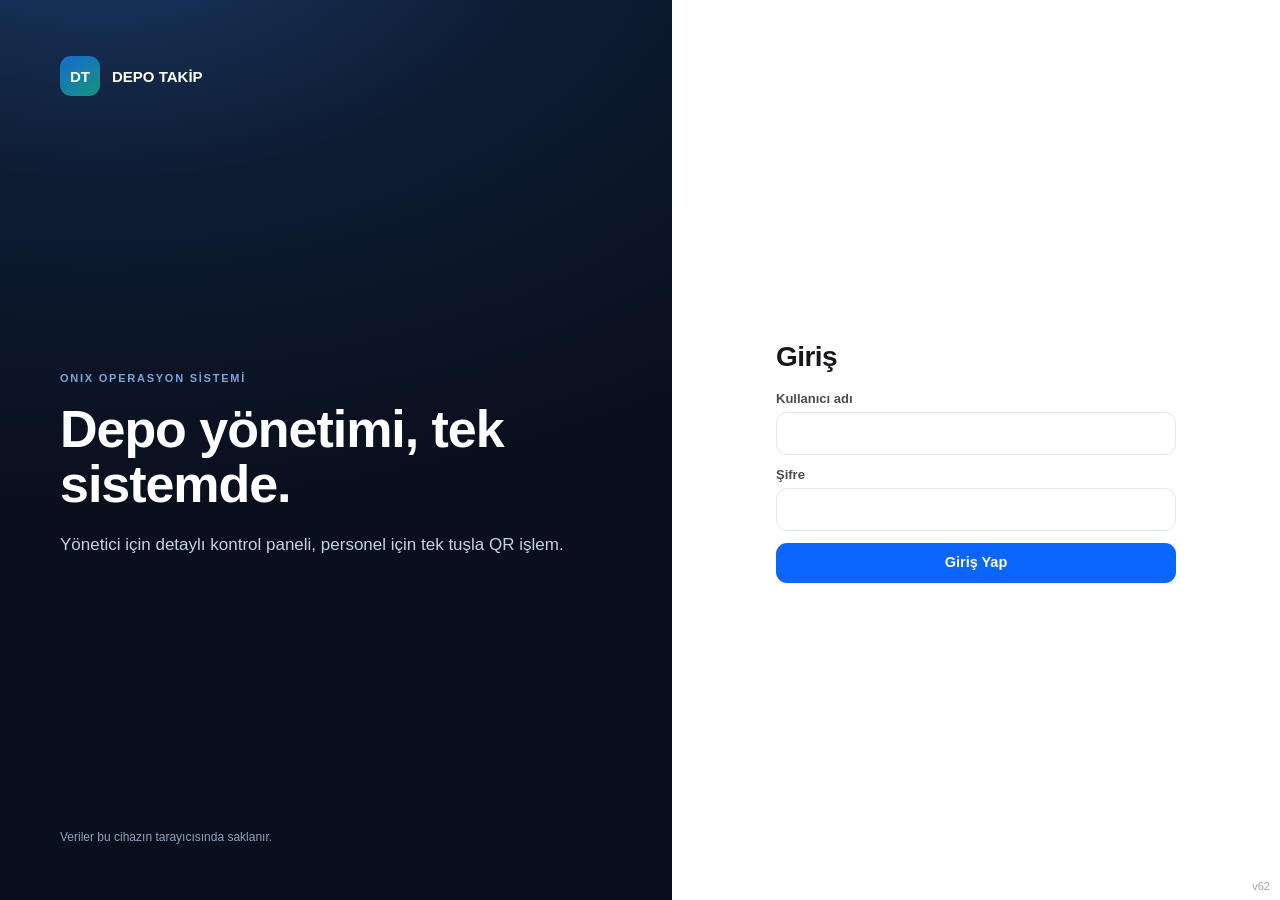
<file: index.html>
﻿<!doctype html>
<html lang="tr">
<head>
  <meta charset="utf-8">
  <meta name="viewport" content="width=device-width,initial-scale=1,maximum-scale=1,user-scalable=no,viewport-fit=cover">
  <meta name="theme-color" content="#0d1526">
  <meta name="apple-mobile-web-app-capable" content="yes">
  <meta name="apple-mobile-web-app-status-bar-style" content="black-translucent">
  <meta name="apple-mobile-web-app-title" content="DEPO TAKİP">
  <title>DEPO TAKİP</title>
  <link rel="preconnect" href="https://yxzctsssyngvevrwdwbg.supabase.co" crossorigin>
  <link rel="manifest" href="./manifest.webmanifest">
  <link rel="icon" href="./icon.svg" type="image/svg+xml">
  <link rel="apple-touch-icon" href="./icon.svg">
  <link rel="stylesheet" href="./app.css?v=62">
  <script defer src="./qrcode.min.js?v=62"></script>
  <script defer src="./jsqr.js?v=62"></script>
  <script defer src="./app.js?v=62"></script>
</head>
<body>
  <section id="loginView" class="login-view">
    <div class="login-brand">
      <div class="brand-lockup"><span class="brand-mark">DT</span><span>DEPO TAKİP</span></div>
      <div class="login-copy">
        <span class="eyebrow">ONIX OPERASYON SİSTEMİ</span>
        <h1>Depo yönetimi, tek sistemde.</h1>
        <p>Yönetici için detaylı kontrol paneli, personel için tek tuşla QR işlem.</p>
      </div>
      <small>Veriler bu cihazın tarayıcısında saklanır.</small>
    </div>
    <div class="login-panel">
      <form id="loginForm" class="login-card">
        <div class="mobile-brand"><span class="brand-mark">DT</span><b>DEPO TAKİP</b></div>
        <h2>Giriş</h2>
        <label class="field"><span>Kullanıcı adı</span><input id="loginUser" autocomplete="username" required></label>
        <label class="field"><span>Şifre</span><input id="loginPass" type="password" autocomplete="current-password" required></label>
        <button class="btn btn-primary btn-block" type="submit">Giriş Yap</button>
      </form>
      <form id="setupForm" class="login-card hidden">
        <div class="mobile-brand"><span class="brand-mark">DT</span><b>DEPO TAKİP</b></div>
        <h2>İlk kurulum</h2>
        <p class="muted">Yönetici hesabınızı oluşturun.</p>
        <label class="field"><span>Ad soyad</span><input id="setupName" required></label>
        <label class="field"><span>Kullanıcı adı</span><input id="setupUser" autocomplete="username" required></label>
        <label class="field"><span>Şifre</span><input id="setupPass" type="password" autocomplete="new-password" minlength="6" required></label>
        <label class="field"><span>Şifre (tekrar)</span><input id="setupPass2" type="password" autocomplete="new-password" minlength="6" required></label>
        <button class="btn btn-primary btn-block" type="submit">Yönetici Hesabını Oluştur</button>
        <button type="button" id="setupRestoreBtn" class="login-reset">Başka cihazda hesabınız var mı? Yedek dosyasından kurun</button>
        <input id="setupRestoreInput" type="file" accept="application/json" class="hidden">
      </form>
    </div>
  </section>

  <!-- PERSONEL: sadece QR -->
  <div id="staffView" class="staff-shell hidden">
    <header class="staff-bar">
      <div class="brand-lockup"><span class="brand-mark">DT</span><b>DEPO TAKİP</b></div>
      <div class="staff-user"><span class="cloud-chip">●</span><span id="staffName"></span><button id="staffLogoutBtn" class="btn btn-outline">Çıkış</button></div>
    </header>
    <main class="staff-main">
      <h1 id="staffHello">Merhaba</h1>
      <p class="staff-sub">Yapacağınız işlemi seçin, malzemenin QR etiketini okutun.</p>
      <div class="staff-actions">
        <button id="staffScanIn" class="staff-btn in"><span>⬇</span><b>GİRİŞ</b><small>Depoya mal girişi</small></button>
        <button id="staffScanOut" class="staff-btn out"><span>⬆</span><b>ÇIKIŞ</b><small>Depodan mal çıkışı</small></button>
      </div>
      <div id="staffLast" class="staff-last hidden"></div>
    </main>
  </div>

  <!-- YÖNETİCİ: detaylı panel -->
  <div id="appView" class="admin-shell hidden">
    <aside id="sidebar" class="sidebar">
      <div class="sidebar-brand"><span class="brand-mark">DT</span><div><b>DEPO TAKİP</b><small>YÖNETİM PANELİ</small></div></div>
      <nav class="side-nav">
        <button data-page="dashboard" class="active"><span>◧</span>Ana Sayfa</button>
        <button data-page="movements"><span>⇄</span>Hareketler</button>
        <button data-page="stocks"><span>▦</span>Stok</button>
        <button data-page="muhasebe"><span>₺</span>Muhasebe</button>
        <button data-page="reports" data-admin-only><span>▤</span>Raporlar</button>
        <button data-page="products" data-admin-only><span>◇</span>Ürünler</button>
        <button data-page="users" data-admin-only><span>♟</span>Kullanıcılar</button>
        <button data-page="settings" data-admin-only><span>⚙</span>Ayarlar</button>
      </nav>
      <div class="sidebar-footer"><div class="avatar" id="avatar">A</div><div class="profile-text"><b id="currentName"></b><small id="currentRole"></small></div><button id="logoutBtn" class="icon-btn dark" title="Çıkış">⎋</button></div>
    </aside>
    <div id="sidebarOverlay" class="overlay hidden"></div>

    <div class="admin-main">
      <header class="topbar">
        <div class="topbar-left"><button id="menuBtn" class="icon-btn mobile-only">☰</button><h2 id="pageTitle">Ana Sayfa</h2></div>
        <div class="topbar-actions">
          <span class="cloud-chip">●</span>
          <button id="scanTopBtn" class="btn btn-primary">▣ QR Okut</button>
          <button id="notifBtn" class="icon-btn badge-btn" aria-label="Bildirimler">🔔<span id="notifCount" class="hidden">0</span></button>
        </div>
      </header>

      <div id="notifPanel" class="notif-panel hidden">
        <div class="notif-head"><b>Bildirimler</b><button id="markReadBtn" class="mini-btn">Tümünü okundu say</button></div>
        <div id="notifList" class="notif-list"></div>
      </div>

      <nav id="mobileTabs" class="mobile-tabs">
        <button data-page="dashboard" class="active"><span>◧</span>Ana Sayfa</button>
        <button data-page="movements"><span>⇄</span>Hareket</button>
        <button data-page="stocks"><span>▦</span>Stok</button>
        <button data-page="muhasebe"><span>₺</span>Muhasebe</button>
        <button type="button" id="tabMenuBtn"><span>☰</span>Menü</button>
      </nav>

      <main class="admin-content">
        <section id="dashboard" class="page active">
          <div class="metric-grid">
            <article class="metric-card"><small>Ostim Depo</small><strong id="mOstim">0</strong><span>ürün çeşidi</span><div class="depot-extra"><span class="depot-crit" id="mOstimCrit">0 kritik</span><span class="depot-value" id="mOstimValue" data-admin-only>₺0</span></div></article>
            <article class="metric-card"><small>Yenikent Depo</small><strong id="mYenikent">0</strong><span>ürün çeşidi</span><div class="depot-extra"><span class="depot-crit" id="mYenikentCrit">0 kritik</span><span class="depot-value" id="mYenikentValue" data-admin-only>₺0</span></div></article>
            <article class="metric-card"><small>Ofis Depo</small><strong id="mOfis">0</strong><span>ürün çeşidi</span><div class="depot-extra"><span class="depot-crit" id="mOfisCrit">0 kritik</span><span class="depot-value" id="mOfisValue" data-admin-only>₺0</span></div></article>
            <article class="metric-card warn"><small>Kritik Ürün</small><strong id="mCritical">0</strong><span>minimum altında</span></article>
            <article class="metric-card"><small>Bugünkü İşlem</small><strong id="mToday">0</strong><span>giriş / çıkış</span></article>
            <article class="metric-card link" id="mBillingCard"><small>Muhasebe</small><strong id="mBilling">0</strong><span>bekleyen + askıda</span></article>
          </div>
          <div class="dash-grid">
            <article class="panel">
              <div class="panel-head"><div><h3>Son Hareketler</h3><p>Kim, hangi malzemeyi, saat kaçta</p></div><button class="text-btn" data-page="movements">Tümü ›</button></div>
              <div class="table-wrap"><table><thead><tr><th>Saat</th><th>Personel</th><th>İşlem</th><th>Malzeme</th><th>Miktar</th><th>Nereye</th></tr></thead><tbody id="dashMovements"></tbody></table></div>
              <div id="dashMovementsEmpty" class="empty hidden">Henüz hareket yok.</div>
            </article>
            <div class="dash-side">
              <article class="panel">
                <div class="panel-head"><div><h3>Kritik Stok</h3><p>Minimum seviyenin altında</p></div></div>
                <div id="dashCritical" class="critical-list"></div>
              </article>
              <article class="panel">
                <div class="panel-head"><div><h3>Depo Dağılımı</h3><p>Ürün çeşidi dağılımı</p></div></div>
                <div id="dashBars" class="bar-list"></div>
              </article>
            </div>
          </div>
        </section>

        <section id="movements" class="page">
          <div class="filter-bar"><label class="search-box">⌕<input id="movementSearch" placeholder="Malzeme, personel veya hedef ara"></label><select id="movementType"><option value="all">Tüm işlemler</option><option>Giriş</option><option>Makine Çıkışı</option><option>Vinç Çıkışı</option><option>Satış</option><option>Transfer</option><option>İptal</option></select><button id="movementCsvBtn" class="btn btn-outline">CSV İndir</button></div>
          <article class="panel no-pad">
            <div class="table-wrap"><table><thead><tr><th>Tarih · Saat</th><th>Personel</th><th>İşlem</th><th>Malzeme</th><th>Miktar</th><th>Nereden</th><th>Nereye</th><th></th></tr></thead><tbody id="movementRows"></tbody></table></div>
            <div id="movementEmpty" class="empty hidden">Kayıt bulunamadı.</div>
          </article>
        </section>

        <section id="stocks" class="page">
          <div class="filter-bar"><label class="search-box">⌕<input id="stockSearch" placeholder="Ürün adı veya kod ara"></label><button id="sayimBtn" class="btn btn-outline" data-admin-only>▣ Stok Sayımı</button><button id="bulkOutBtn" class="btn btn-outline" data-admin-only>📋 Toplu Çıkış</button><button id="stockCsvBtn" class="btn btn-outline">CSV İndir</button></div>
          <article class="panel no-pad">
            <div class="table-wrap"><table><thead><tr><th>Malzeme</th><th>Kod</th><th>Ostim</th><th>Yenikent</th><th>Ofis</th><th>Toplam</th><th>Durum</th><th></th></tr></thead><tbody id="stockRows"></tbody></table></div>
            <div id="stockEmpty" class="empty hidden">Ürün bulunamadı.</div>
          </article>
        </section>

        <section id="muhasebe" class="page">
          <div class="filter-bar"><label class="search-box">⌕<input id="billSearch" placeholder="Malzeme, müşteri veya personel ara"></label><select id="billFilter"><option value="all">Tüm kayıtlar</option><option value="pending">Bekleyen</option><option value="askida">Askıda</option><option value="done">Tamamlanan</option></select><button id="billCsvBtn" class="btn btn-outline">CSV İndir</button></div>
          <div id="billSummary" class="bill-summary"></div>
          <article class="panel no-pad">
            <div class="table-wrap"><table><thead><tr><th>Tarih · Saat</th><th>Malzeme</th><th>Miktar</th><th>Nereye</th><th>Personel</th><th>Birim ₺</th><th>Net ₺</th><th>KDV ₺</th><th>Toplam ₺</th><th>Fatura</th><th>Ödeme</th><th>Durum</th><th></th></tr></thead><tbody id="billRows"></tbody></table></div>
            <div id="billEmpty" class="empty hidden">Kayıt yok. Depodan çıkış yapılan ürünler burada listelenir.</div>
          </article>
        </section>

        <section id="reports" class="page">
          <div class="filter-bar">
            <select id="reportPeriod"><option value="today">Bugün</option><option value="week">Bu Hafta</option><option value="month" selected>Bu Ay</option><option value="all">Tüm Zamanlar</option></select>
            <button id="reportCsvBtn" class="btn btn-outline">⬇ Excel (CSV)</button>
            <button id="reportPdfBtn" class="btn btn-outline">🖨 PDF / Yazdır</button>
          </div>
          <div id="reportContent" class="report-grid"></div>
        </section>

        <section id="products" class="page">
          <div class="filter-bar"><label class="search-box">⌕<input id="productAdminSearch" placeholder="Ürün ara"></label><button id="printAllQrBtn" class="btn btn-outline">🖨 44'lü Etiket Bas</button><button id="addProductBtn" class="btn btn-primary">＋ Yeni Ürün</button></div>
          <article class="panel no-pad">
            <div class="table-wrap"><table><thead><tr><th>Ürün</th><th>Kod</th><th>Kategori</th><th>Birim</th><th>Min.</th><th>Durum</th><th></th></tr></thead><tbody id="productRows"></tbody></table></div>
            <div id="productEmpty" class="empty hidden">Henüz ürün yok. "＋ Yeni Ürün" ile başlayın.</div>
          </article>
        </section>

        <section id="users" class="page">
          <div class="filter-bar"><label class="search-box">⌕<input id="userSearch" placeholder="Kullanıcı ara"></label><button id="addUserBtn" class="btn btn-primary">＋ Yeni Kullanıcı</button></div>
          <article class="panel no-pad">
            <div class="table-wrap"><table><thead><tr><th>Kullanıcı</th><th>Görev</th><th>Rol</th><th>Durum</th><th></th></tr></thead><tbody id="userRows"></tbody></table></div>
          </article>
        </section>

        <section id="settings" class="page">
          <div class="settings-stack">
            <article class="panel setting-row"><div><h3>Tam Yedek Al</h3><p>Tüm verileri dosya olarak indir. Başka cihaza taşımak için de kullanılır.</p></div><button id="backupBtn" class="btn btn-primary">İndir</button></article>
            <article class="panel setting-row"><div><h3>Yedek Geri Yükle</h3><p>Yedek dosyasını bu cihaza yükle.</p></div><input id="restoreInput" type="file" accept="application/json" class="hidden"><button id="restoreBtn" class="btn btn-outline">Dosya Seç</button></article>
            <article class="panel setting-row"><div><h3>Excel Raporları</h3><p>Stok ve hareket listesini CSV olarak indir.</p></div><div class="button-stack"><button id="settingsStockCsv" class="btn btn-outline">Stok</button><button id="settingsMovementCsv" class="btn btn-outline">Hareket</button></div></article>
            <article class="panel setting-row"><div><h3>Etiket Hizalama (44'lü kağıt)</h3><p>Çıktı, etiket kağıdının bölmelerine tam oturmuyorsa mm cinsinden kaydırın (+ sağa/aşağı, − sola/yukarı). Önce "Test Sayfası" ile boş kağıda çerçeve basıp etiket kağıdının üzerine tutarak kontrol edin.</p></div><div class="align-stack"><label class="off-field">Yatay <input id="offX" type="number" step="0.5" value="0"><span>mm</span></label><label class="off-field">Dikey <input id="offY" type="number" step="0.5" value="0"><span>mm</span></label><button id="testSheetBtn" class="btn btn-outline">Test Sayfası Bas</button></div></article>
            <article class="panel setting-row" data-admin-only>
              <div style="width:100%"><h3>Son Silinen Veriler</h3><p>Bir sıfırlama yapıldığında silinen veriler otomatik olarak burada saklanır ve yeni bir sıfırlama yapılana kadar durur. "Geri Yükle" ile eski verileri geri getirebilirsiniz.</p>
              <div id="snapshotList" class="snapshot-list"></div></div>
            </article>
            <article class="panel danger-zone reset-panel" data-super-only>
              <div class="panel-head"><div><h3>Sıfırlama Formatları (Sistem Yöneticisi)</h3><p>Bu işlemler TÜM cihazları etkiler ve geri alınamaz. Öncesinde "Tam Yedek Al" önerilir.</p></div></div>
              <div class="reset-grid">
                <div class="reset-row"><div><b>Hareket &amp; Muhasebe Sıfırla</b><small>Tüm hareket ve muhasebe kayıtları silinir. Ürünler, stok miktarları ve kullanıcılar aynen kalır — yeni döneme temiz başlangıç.</small></div><button id="resetMovementsBtn" class="btn btn-danger">Sıfırla</button></div>
                <div class="reset-row"><div><b>Stok Miktarlarını Sıfırla</b><small>Ürün kartları ve etiketler kalır, tüm depo miktarları 0 yapılır. Sayım öncesi kullanışlıdır.</small></div><button id="resetStocksBtn" class="btn btn-danger">Sıfırla</button></div>
                <div class="reset-row"><div><b>Fabrika Formatı</b><small>Her şey silinir: ürünler, kullanıcılar, hareketler, muhasebe. Sistem ilk güne döner, sadece yönetici hesabı kalır.</small></div><button id="resetBtn" class="btn btn-danger">Formatla</button></div>
              </div>
            </article>
          </div>
        </section>
      </main>
    </div>
  </div>

  <div id="productModal" class="modal hidden"><div class="modal-card modal-lg"><div class="modal-head"><div><h3 id="productModalTitle">Yeni Ürün</h3></div><button class="icon-btn" data-close-modal="productModal">✕</button></div><form id="productForm"><input id="productId" type="hidden">
  <div class="img-pick"><div id="productImgBox" class="img-box">📷</div><div class="img-btns"><button type="button" id="pickImgBtn" class="mini-btn">Fotoğraf Seç / Çek</button><button type="button" id="removeImgBtn" class="mini-btn danger hidden">Görseli Kaldır</button></div><input id="productImgInput" type="file" accept="image/*" class="hidden"></div>
  <div class="form-grid">
    <label class="field"><span>Ürün adı</span><input id="productName" required></label><label class="field"><span>Ürün kodu</span><input id="productCode" required></label><label class="field"><span>Kategori</span><input id="productCategory" placeholder="Sondaj, hidrolik..."></label><label class="field"><span>Birim</span><select id="productUnit"><option>Adet</option><option>Metre</option><option>Litre</option><option>Kg</option><option>Takım</option><option>Kutu</option></select></label><label class="field"><span>Ostim stok</span><input id="productOstim" type="number" min="0" step="0.01" value="0"></label><label class="field"><span>Yenikent stok</span><input id="productYenikent" type="number" min="0" step="0.01" value="0"></label><label class="field"><span>Ofis stok</span><input id="productOfis" type="number" min="0" step="0.01" value="0"></label><label class="field"><span>Minimum stok uyarısı</span><input id="productMin" type="number" min="0" step="0.01" value="0"></label><label class="field"><span>Birim fiyat (₺, stok değeri için)</span><input id="productPrice" type="number" min="0" step="0.01" value="0"></label><label class="field"><span>Durum</span><select id="productActive"><option value="true">Aktif</option><option value="false">Pasif</option></select></label>
  </div><div class="form-actions"><button type="button" class="btn btn-outline" data-close-modal="productModal">Vazgeç</button><button type="submit" class="btn btn-primary">Kaydet</button></div></form></div></div>

  <div id="userModal" class="modal hidden"><div class="modal-card modal-lg"><div class="modal-head"><div><h3 id="userModalTitle">Yeni Kullanıcı</h3></div><button class="icon-btn" data-close-modal="userModal">✕</button></div><form id="userForm"><input id="userId" type="hidden"><div class="form-grid">
    <label class="field"><span>Ad soyad</span><input id="userNameField" required></label><label class="field"><span>Kullanıcı adı</span><input id="usernameField" required autocomplete="off"></label><label class="field"><span>Şifre</span><input id="passwordField" required autocomplete="new-password"></label><label class="field"><span>Rol</span><select id="roleField"><option value="depot">Personel (sadece QR ekranı)</option><option value="accounting">Muhasebe (fatura &amp; tahsilat)</option><option value="admin">Yönetici (tüm panel)</option></select></label><label class="field"><span>Görev</span><input id="jobField" placeholder="Ostim depo sorumlusu"></label><label class="field"><span>Durum</span><select id="userActiveField"><option value="true">Aktif</option><option value="false">Pasif</option></select></label>
  </div><div class="form-actions"><button type="button" class="btn btn-outline" data-close-modal="userModal">Vazgeç</button><button type="submit" class="btn btn-primary">Kaydet</button></div></form></div></div>

  <div id="billingModal" class="modal hidden"><div class="modal-card modal-lg">
    <div class="modal-head"><div><h3>Muhasebe Kaydı</h3><p id="billProductInfo"></p></div><button class="icon-btn" data-close-modal="billingModal">✕</button></div>
    <div id="billMeta" class="bill-meta"></div>
    <label class="field"><span>Müşteri / Nereye</span><input id="billTarget" autocomplete="off" placeholder="Müşteri adı"></label>
    <div id="billLines" class="bill-lines"></div>
    <div class="bill-total">Ara toplam: <b id="billSubTxt">—</b></div>
    <div class="bill-discount"><span>İndirim</span><input id="billDiscount" type="number" min="0" step="0.01" placeholder="0" inputmode="decimal"><div class="seg mini"><button type="button" id="discTL" class="active">₺</button><button type="button" id="discPct">%</button></div><b id="billDiscTxt" class="disc-amt">—</b></div>
    <div class="bill-discount" id="billVatRow"><span>KDV</span><input id="billVat" type="number" min="0" max="100" step="1" value="20" inputmode="numeric"><span class="vat-pct">%</span><b id="billVatTxt" class="disc-amt">—</b></div>
    <div class="bill-total grand">Genel toplam: <b id="billTotalTxt">—</b></div>
    <div class="seg-group"><span>Fatura</span><div class="seg"><button type="button" id="segInvYes">Kesildi</button><button type="button" id="segInvNo">Kesilmedi</button></div></div>
    <div class="seg-group"><span>Ödeme</span><div class="seg"><button type="button" id="segPaidYes">Alındı</button><button type="button" id="segPaidNo">Alınmadı · askıya al</button></div></div>
    <label class="field"><span>Not (isteğe bağlı)</span><input id="billNote" placeholder="Elden nakit, havale, vadeli..." autocomplete="off"></label>
    <div class="form-actions"><button type="button" class="btn btn-outline" data-close-modal="billingModal">Vazgeç</button><button type="button" id="billSaveBtn" class="btn btn-primary">Kaydet</button></div>
  </div></div>

  <div id="ekstreModal" class="modal hidden"><div class="modal-card modal-lg">
    <div class="modal-head"><div><h3>Ürün Ekstresi</h3><p id="ekstreProductInfo"></p></div><button class="icon-btn" data-close-modal="ekstreModal">✕</button></div>
    <div id="ekstreSummary" class="ekstre-summary"></div>
    <div class="table-wrap ekstre-wrap"><table><thead><tr><th>Tarih · Saat</th><th>İşlem</th><th>Miktar</th><th>Nereden → Nereye</th><th>Personel</th></tr></thead><tbody id="ekstreRows"></tbody></table></div>
    <div id="ekstreEmpty" class="empty hidden">Bu ürün için henüz hareket kaydı yok.</div>
  </div></div>

  <div id="mixQrModal" class="modal hidden"><div class="modal-card modal-lg">
    <div class="modal-head"><div><h3>44'lü Etiket Bas</h3><p>Yazdırılacak ürünleri seçin, her biri için etiket adedini girin. 44'lü A4 etiket kağıdına göre dizilir.</p></div><button class="icon-btn" data-close-modal="mixQrModal">✕</button></div>
    <div class="mix-toolbar">
      <label class="search-box">⌕<input id="mixSearch" placeholder="Ürün ara"></label>
      <label class="mix-stock"><input id="mixUseStock" type="checkbox" checked> Stok adedince</label>
      <label class="mix-default" id="mixDefaultWrap" style="display:none">Varsayılan adet <input id="mixDefaultQty" type="number" min="1" max="440" value="1"></label>
      <button type="button" id="mixSelectAll" class="mini-btn">Tümünü Seç</button>
    </div>
    <div id="mixList" class="mix-list"></div>
    <div class="form-actions mix-actions">
      <span id="mixSummary" class="mix-summary">0 ürün · 0 etiket</span>
      <span class="mix-note">Aynı ürünler peş peşe, yukarıdan aşağıya sıralanır</span>
      <button type="button" class="btn btn-outline" data-close-modal="mixQrModal">Vazgeç</button>
      <button type="button" id="mixPrintBtn" class="btn btn-primary">Yazdır</button>
    </div>
  </div></div>

  <div id="sayimModal" class="modal hidden"><div class="modal-card modal-lg">
    <div class="modal-head"><div><h3>Stok Sayımı</h3><p id="sayimDesc">Depo seçin, rafınızdaki her ürünün etiketini tek tek okutun. Bitirince sistemle karşılaştırılır.</p></div><button class="icon-btn" data-close-modal="sayimModal">✕</button></div>
    <div id="sayimSetup">
      <label class="field"><span>Sayılacak depo</span><select id="sayimDepot"><option>Ostim Depo</option><option>Yenikent Depo</option><option>Ofis Depo</option><option value="both">Tüm depolar (toplam)</option></select></label>
      <p class="muted">Her fiziksel ürün için etiketi bir kez okutun — aynı üründen 5 tane varsa 5 kez. Okumalar arasında kısa bekleme vardır, "cık" diye saydıkça ekranda görürsünüz. Sayım bitmeden sayfayı yenilemeyin.</p>
      <div class="form-actions"><button type="button" class="btn btn-outline" data-close-modal="sayimModal">Vazgeç</button><button type="button" id="sayimStartBtn" class="btn btn-primary">▶ Sayımı Başlat</button></div>
    </div>
    <div id="sayimReport" class="hidden">
      <div id="sayimSummary" class="sayim-summary"></div>
      <div class="table-wrap sayim-table"><table><thead><tr><th>Malzeme</th><th class="num">Sistem</th><th class="num">Sayılan</th><th class="num">Fark</th><th>Durum</th></tr></thead><tbody id="sayimRows"></tbody></table></div>
      <div id="sayimUnknown" class="alert alert-warning hidden"></div>
      <div class="form-actions"><button type="button" id="sayimResumeBtn" class="btn btn-outline">‹ Sayıma Devam</button><button type="button" id="sayimCsvBtn" class="btn btn-outline">CSV İndir</button><button type="button" id="sayimApplyBtn" class="btn btn-primary">✎ Farkları Stoğa Uygula</button><button type="button" id="sayimCloseBtn" class="btn btn-outline">Kapat</button></div>
    </div>
  </div></div>

  <div id="qrModal" class="modal hidden"><div class="modal-card qr-card"><div class="modal-head"><div><h3>QR Ürün Etiketi</h3><p id="qrProductName"></p></div><button class="icon-btn" data-close-modal="qrModal">✕</button></div><div id="qrCode"></div><b id="qrLabelName" class="qr-label-name"></b><code id="qrCodeText"></code><button id="printQrBtn" class="btn btn-primary btn-block">Bu Etiketi Yazdır</button></div></div>

  <div id="bulkModal" class="modal hidden"><div class="modal-card modal-lg">
    <div class="modal-head"><div><h3>Toplu Çıkış</h3><p>Ürün listesini yapıştırın — her satır 1 adettir, aynı satırı tekrar yazmak adedi artırır. Marka adları sorun olmaz, sistem eşleştirir.</p></div><button class="icon-btn" data-close-modal="bulkModal">✕</button></div>
    <textarea id="bulkText" class="bulk-text" rows="7" placeholder="CAPRARI MCH43-8&#10;İMPO SK 10 HP&#10;PAN 4041-4/18&#10;PAN 4041-4/18"></textarea>
    <div class="form-grid">
      <label class="field"><span>Hangi depodan?</span><select id="bulkDepot"><option>Ostim Depo</option><option>Yenikent Depo</option><option>Ofis Depo</option></select></label>
      <label class="field"><span>Nereye gidiyor?</span><select id="bulkTarget"><option value="sayim">Sayım Düzeltme (stok düşümü)</option><option value="customer">Müşteriye Satış</option><option>Sondaj Makinesi 1</option><option>Sondaj Makinesi 2</option><option>Sondaj Makinesi 3</option><option>Vinç 1</option></select></label>
      <label class="field" id="bulkCustomerField"><span>Müşteri adı</span><input id="bulkCustomer" placeholder="Müşteri adı girin" autocomplete="off"></label>
      <label class="field"><span>Açıklama (nereye/neden)</span><input id="bulkNote" placeholder="Örn: Ahmet Bey şantiyesi" autocomplete="off"></label>
    </div>
    <div id="bulkPreview" class="bulk-preview"></div>
    <div class="form-actions"><button type="button" class="btn btn-outline" data-close-modal="bulkModal">Vazgeç</button><button type="button" id="bulkSaveBtn" class="btn btn-primary" disabled>Çıkışları Kaydet</button></div>
  </div></div>

  <div id="scanModal" class="modal hidden"><div class="modal-card scan-card">
    <div class="modal-head"><div><h3>QR ile İşlem</h3><p id="scanModalDesc">Ne yapacaksınız?</p></div><button class="icon-btn" data-close-modal="scanModal">✕</button></div>
    <div id="scanModeStep" class="scan-mode-step">
      <button type="button" id="scanModeIn" class="scan-mode-btn in"><span>⬇</span><b>GİRİŞ</b><small>Depoya mal girişi</small></button>
      <button type="button" id="scanModeOut" class="scan-mode-btn out"><span>⬆</span><b>ÇIKIŞ</b><small>Depodan mal çıkışı</small></button>
      <button type="button" id="scanModeTransfer" class="scan-mode-btn transfer"><span>⇄</span><b>TRANSFER</b><small>Depolar arası taşıma</small></button>
    </div>
    <div id="scanStage" class="scan-stage hidden">
      <video id="scanVideo" playsinline muted></video>
      <div class="scan-frame"><span></span></div>
      <button type="button" id="zoomBtn" class="torch-btn zoom-btn hidden" title="Yakınlaştır">1x</button>
      <button type="button" id="torchBtn" class="torch-btn" title="Fener">💡</button>
    </div>
    <div id="scanStatus" class="scan-status hidden">Kamera başlatılıyor…</div>
    <div id="sayimBar" class="sayim-bar hidden"><b id="sayimTotal">0</b><span id="sayimLastTxt">Etiketleri art arda okutun</span><button type="button" id="sayimFinishBtn" class="btn btn-primary">✓ Bitir</button></div>
    <div id="sayimConfirm" class="sayim-confirm hidden">
      <b id="sayimConfirmTxt">Ürün</b>
      <div class="sayim-confirm-btns"><button type="button" id="sayimYes" class="btn btn-primary">✓ EVET, SAY</button><button type="button" id="sayimNo" class="btn btn-outline">✗ HAYIR</button></div>
    </div>
    <button type="button" id="manualPickBtn" class="btn btn-outline btn-block hidden">Kod okunmuyor mu? Listeden seçin</button>
    <button type="button" id="scanBackBtn" class="scan-back hidden">‹ Giriş/Çıkış seçimine dön</button>
    <div id="scanPickStep" class="scan-pick hidden">
      <label class="search-box">⌕<input id="pickSearch" placeholder="Ürün adı veya kod yazın"></label>
      <div id="pickList" class="pick-list"></div>
      <button type="button" id="pickBackBtn" class="scan-back">‹ Kameraya dön</button>
    </div>
    <div id="scanResult" class="scan-result hidden">
      <div class="scan-product"><div class="product-avatar" id="scanAvatar">Ü</div><div><b id="scanProductName"></b><small id="scanProductMeta"></small></div><span id="scanModeBadge" class="stock-pill pill-ok">GİRİŞ</span></div>
      <div class="scan-stocks"><span>Ostim: <b id="scanOstim">0</b></span><span>Yenikent: <b id="scanYenikent">0</b></span><span>Ofis: <b id="scanOfis">0</b></span><span>Toplam: <b id="scanTotal">0</b></span></div>
      <form id="quickForm">
        <label class="field"><span id="quickDepotLabel">Depo</span><select id="quickDepot"><option>Ostim Depo</option><option>Yenikent Depo</option><option>Ofis Depo</option></select></label><label class="field hidden" id="quickTransferField"><span>Hangi depoya aktarılacak?</span><select id="quickTransferTo"></select></label>
        <label class="field hidden" id="quickTargetField"><span>Nereye gidiyor?</span><select id="quickTarget"><option value="customer">Müşteriye Satış</option><option>Sondaj Makinesi 1</option><option>Sondaj Makinesi 2</option><option>Sondaj Makinesi 3</option><option>Vinç 1</option></select></label>
        <label class="field hidden" id="quickCustomerField"><span>Müşteri adı</span><input id="quickCustomer" placeholder="Müşteri adı girin" autocomplete="off"></label>
        <label class="field hidden" id="quickNoteField"><span>Nereye gidiyor? / Açıklama <b style="color:#c22b2b">(zorunlu)</b></span><input id="quickNote" placeholder="Örn: Ankara şantiyesi, kule montajı için" autocomplete="off"></label>
        <label class="field hidden" id="quickReasonField"><span>İstisnai çıkış nedeni <b style="color:#c22b2b">(zorunlu)</b></span><input id="quickReason" placeholder="Örn: Acil şantiye ihtiyacı, sayım farkı düzeltilecek" autocomplete="off"></label>
        <label class="field"><span>Miktar</span><input id="quickQty" type="number" min="0.01" step="0.01" value="1" required></label>
        <div id="quickWarning" class="alert alert-warning hidden"></div>
        <button type="submit" id="quickSubmit" class="btn btn-primary btn-block">Kaydet</button>
      </form>
      <button type="button" id="rescanBtn" class="btn btn-outline btn-block">↻ Başka Ürün Tara</button>
    </div>
  </div></div>

  <div id="labelSheet" class="label-sheet" aria-hidden="true"></div>
  <div id="modalOverlay" class="overlay hidden"></div><div id="toast" class="toast hidden"></div>
  <div id="versionTag" class="version-tag" title="Sistem sürümü"></div>
</body>
</html>
</file>
<file: app.css>
/* DEPO TAKİP — yönetim paneli + personel ekranı */
:root{
  --bg:#f4f5f8;
  --card:#ffffff;
  --text:#17181c;
  --muted:#83868f;
  --line:#e5e6ea;
  --accent:#0a66ff;
  --accent-press:#0653d3;
  --ok-bg:#e5f6ec;--ok-tx:#137a49;
  --low-bg:#fdf3de;--low-tx:#8f5f00;
  --bad-bg:#fdeaea;--bad-tx:#c22b2b;
  --nav:#0d1526;--nav2:#131e35;
  --r:14px;
  --shadow:0 1px 2px rgba(16,24,40,.05);
  --shadow-hover:0 8px 24px rgba(16,24,40,.10);
}
*{box-sizing:border-box}
html{scroll-behavior:smooth;-webkit-tap-highlight-color:transparent}
button,a{touch-action:manipulation}
body{margin:0;font-family:-apple-system,BlinkMacSystemFont,"SF Pro Text","Segoe UI",Inter,Roboto,Arial,sans-serif;background:var(--bg);color:var(--text);-webkit-font-smoothing:antialiased}
button,input,select,textarea{font:inherit;color:inherit}
button{cursor:pointer}
h1,h2,h3{letter-spacing:-.02em}
.hidden{display:none!important}
.muted{color:var(--muted)}
.eyebrow{font-size:11px;letter-spacing:.16em;font-weight:700;color:#7aa5d8;text-transform:uppercase}
.brand-mark{width:40px;height:40px;border-radius:11px;display:grid;place-items:center;color:#fff;font-weight:700;background:linear-gradient(145deg,#1769d2,#12967c);flex:0 0 auto}

/* ---- Giriş ---- */
.login-view{min-height:100vh;display:grid;grid-template-columns:1.05fr .95fr;background:var(--card)}
.login-brand{padding:56px 60px;background:radial-gradient(1000px 600px at 15% -10%,#1b3a66 0,#0e1c33 45%,#090f1d 100%);color:#fff;display:flex;flex-direction:column;justify-content:space-between}
.login-brand small{color:#8fa2bd;font-size:12px}
.brand-lockup{display:flex;align-items:center;gap:12px;font-weight:700;font-size:15px}
.login-copy{max-width:640px}
.login-copy h1{font-size:clamp(34px,4.4vw,52px);line-height:1.06;margin:16px 0 18px;font-weight:700}
.login-copy p{font-size:17px;color:#c4d2e4;line-height:1.6;margin:0}
.login-panel{display:grid;place-items:center;padding:40px 28px}
.login-card{width:min(400px,100%)}
.login-card h2{font-size:28px;margin:24px 0 18px;font-weight:700}
.mobile-brand{display:none;align-items:center;gap:10px;font-size:15px;font-weight:700}
.login-reset{margin-top:16px;width:100%;background:none;border:none;color:var(--muted);font-size:12.5px;text-decoration:underline;text-underline-offset:3px}
.login-reset:hover{color:var(--accent)}

/* ---- Form elemanları ---- */
.field{display:grid;gap:6px;margin:12px 0}
.field>span{font-size:13px;color:#4a4c53;font-weight:600}
.field input,.field select,.field textarea{width:100%;border:1px solid var(--line);background:#fff;border-radius:11px;padding:12px 13px;outline:none;transition:border-color .15s,box-shadow .15s;font-size:15px}
.field input:focus,.field select:focus{border-color:var(--accent);box-shadow:0 0 0 4px rgba(10,102,255,.12)}
.btn{border:0;border-radius:11px;padding:11px 17px;font-weight:600;font-size:14.5px;transition:background .15s,transform .15s;line-height:1.2}
.btn:active{transform:scale(.98)}
.btn-primary{background:var(--accent);color:#fff}
.btn-primary:hover{background:var(--accent-press)}
.btn-outline{background:#fff;border:1px solid var(--line)}
.btn-outline:hover{background:#f6f7f9}
.btn-danger{background:var(--bad-bg);color:var(--bad-tx)}
.btn-block{width:100%}
.mini-btn{border:1px solid var(--line);background:#fff;border-radius:999px;padding:7px 13px;font-size:12.5px;font-weight:600;white-space:nowrap}
.mini-btn:hover{background:#f6f7f9}
.mini-btn.danger{color:var(--bad-tx);border-color:#f3cdcd}
.mini-btn:disabled{opacity:.4;cursor:default}
.icon-btn{width:38px;height:38px;border-radius:11px;border:1px solid var(--line);background:#fff;display:grid;place-items:center;font-size:15px;flex:0 0 auto}
.icon-btn:hover{background:#f6f7f9}
.icon-btn.dark{background:rgba(255,255,255,.08);border-color:rgba(255,255,255,.14);color:#c9d4e4}
.icon-btn.dark:hover{background:rgba(255,255,255,.16)}

/* ---- Yönetici paneli iskeleti ---- */
.admin-shell{min-height:100vh;display:grid;grid-template-columns:238px 1fr}
.sidebar{position:sticky;top:0;height:100vh;background:linear-gradient(180deg,var(--nav),var(--nav2));color:#fff;display:flex;flex-direction:column;padding:18px 12px;z-index:40}
.sidebar-brand{display:flex;align-items:center;gap:11px;padding:4px 10px 18px;border-bottom:1px solid rgba(255,255,255,.09)}
.sidebar-brand b{font-size:14.5px;letter-spacing:.02em}
.sidebar-brand small{display:block;font-size:9px;color:#8ea3c0;letter-spacing:.2em;margin-top:2px}
.side-nav{display:grid;gap:4px;padding-top:14px}
.side-nav button{border:0;background:transparent;color:#b9c7da;text-align:left;padding:11px 12px;border-radius:10px;font-weight:600;font-size:13.5px;display:flex;gap:11px;align-items:center;transition:.15s}
.side-nav button span{width:18px;font-size:15px;text-align:center}
.side-nav button:hover{background:rgba(255,255,255,.07);color:#fff}
.side-nav button.active{background:var(--accent);color:#fff}
.sidebar-footer{margin-top:auto;display:flex;gap:10px;align-items:center;padding:12px 8px 4px;border-top:1px solid rgba(255,255,255,.09)}
.sidebar-footer .profile-text{flex:1;display:grid;gap:1px;min-width:0}
.sidebar-footer b{font-size:13px;white-space:nowrap;overflow:hidden;text-overflow:ellipsis}
.sidebar-footer small{font-size:10.5px;color:#8ea3c0}
.avatar{width:38px;height:38px;border-radius:11px;background:rgba(255,255,255,.1);color:#cfe0f5;display:grid;place-items:center;font-weight:700;flex:0 0 auto}
.avatar.sm{width:32px;height:32px;border-radius:9px;background:#eef4fc;color:#175aa8;font-size:12px}

.admin-main{min-width:0;display:flex;flex-direction:column}
.topbar{position:sticky;top:0;z-index:30;background:rgba(255,255,255,.85);backdrop-filter:saturate(180%) blur(16px);-webkit-backdrop-filter:saturate(180%) blur(16px);border-bottom:1px solid rgba(16,24,40,.08);display:flex;align-items:center;justify-content:space-between;padding:12px 22px;gap:12px}
.topbar-left{display:flex;align-items:center;gap:12px;min-width:0}
.topbar h2{margin:0;font-size:19px;font-weight:700}
.topbar-actions{display:flex;align-items:center;gap:10px}
.badge-btn{position:relative}
.badge-btn span{position:absolute;right:-5px;top:-6px;background:#e13232;color:#fff;border:2px solid #fff;min-width:19px;height:19px;border-radius:999px;font-size:10px;font-weight:700;display:grid;place-items:center;padding:0 3px}
.mobile-only{display:none}
.admin-content{padding:20px 22px 60px;max-width:1280px;width:100%;margin:0 auto}
.page{display:none}
.page.active{display:block}

/* ---- Bildirim paneli ---- */
.notif-panel{position:fixed;right:18px;top:64px;z-index:60;width:min(380px,92vw);background:#fff;border:1px solid var(--line);border-radius:16px;box-shadow:0 20px 50px rgba(16,24,40,.18);overflow:hidden}
.notif-head{display:flex;align-items:center;justify-content:space-between;padding:13px 15px;border-bottom:1px solid var(--line)}
.notif-list{max-height:420px;overflow:auto}
.notif-item{padding:12px 15px;border-bottom:1px solid #f0f1f3}
.notif-item:last-child{border-bottom:0}
.notif-item.unread{background:#f4f8ff}
.notif-item b{font-size:13px}
.notif-item p{margin:4px 0;color:#5c5f66;font-size:12px;line-height:1.5}
.notif-item time{font-size:10.5px;color:var(--muted)}

/* ---- Panolar ---- */
.metric-grid{display:grid;grid-template-columns:repeat(5,1fr);gap:12px;margin-bottom:16px}
.metric-card{background:var(--card);border:1px solid var(--line);border-radius:var(--r);padding:16px;box-shadow:var(--shadow);display:grid;gap:2px}
.metric-card small{color:var(--muted);font-weight:600;font-size:12px}
.metric-card strong{font-size:26px;font-weight:700;font-variant-numeric:tabular-nums}
.metric-card span{font-size:11px;color:#9a9da5}
.metric-card.warn strong{color:var(--bad-tx)}
.metric-card.link{cursor:pointer;transition:.15s}
.metric-card.link:hover{border-color:var(--accent);box-shadow:var(--shadow-hover)}
.dash-grid{display:grid;grid-template-columns:1.65fr 1fr;gap:14px;align-items:start}
.dash-side{display:grid;gap:14px}
.panel{background:var(--card);border:1px solid var(--line);border-radius:var(--r);box-shadow:var(--shadow);padding:18px}
.panel.no-pad{padding:0;overflow:hidden}
.panel-head{display:flex;justify-content:space-between;align-items:flex-start;gap:10px;margin-bottom:12px}
.panel-head h3{margin:0 0 3px;font-size:15.5px;font-weight:700}
.panel-head p{margin:0;color:var(--muted);font-size:12px}
.text-btn{border:0;background:transparent;color:var(--accent);font-weight:600;font-size:13px}
.critical-list{display:grid;gap:8px}
.critical-item{display:flex;justify-content:space-between;align-items:center;gap:10px;padding:10px 12px;border:1px solid #f4dcc0;background:#fffaf2;border-radius:11px}
.critical-item b{font-size:12.5px}
.critical-item small{display:block;color:#8b5a16;margin-top:2px;font-size:11px}
.bar-list{display:grid;gap:13px}
.bar-row{display:grid;gap:6px}
.bar-label{display:flex;justify-content:space-between;font-size:12.5px}
.bar-track{height:8px;background:#eef0f3;border-radius:999px;overflow:hidden}
.bar-fill{height:100%;background:var(--accent);border-radius:999px}
.bar-fill.alt{background:#0b9d8a}

/* ---- Tablolar ---- */
.filter-bar{display:flex;gap:10px;margin-bottom:12px;flex-wrap:wrap;align-items:center}
.filter-bar .search-box{flex:1;min-width:200px;margin:0}
.filter-bar select{border:1px solid var(--line);background:#fff;border-radius:11px;padding:11px 12px;font-size:14px}
.search-box{display:flex;align-items:center;gap:8px;border:1px solid var(--line);border-radius:11px;padding:0 12px;color:var(--muted);background:#fff}
.search-box input{border:0;outline:0;width:100%;padding:11px 0;background:transparent;font-size:14.5px}
.search-box:focus-within{border-color:var(--accent);box-shadow:0 0 0 4px rgba(10,102,255,.12)}
.table-wrap{overflow-x:auto}
table{width:100%;border-collapse:collapse;min-width:640px}
th{background:#f8f9fb;color:#75787f;text-align:left;font-size:10.5px;letter-spacing:.07em;text-transform:uppercase;padding:11px 14px;border-bottom:1px solid var(--line);white-space:nowrap}
td{padding:12px 14px;border-bottom:1px solid #f0f1f3;font-size:13px;vertical-align:middle}
tr:last-child td{border-bottom:0}
tbody tr:hover{background:#fafbfd}
td .td-sub{display:block;color:var(--muted);font-size:11px;margin-top:2px}
td.num{font-variant-numeric:tabular-nums;white-space:nowrap}
td code{background:#f2f3f5;border-radius:6px;padding:2px 7px;font-size:12px}
.row-actions{display:flex;gap:6px;justify-content:flex-end}
.cell-user{display:flex;align-items:center;gap:10px}
.row-askida{background:#fffaf0}
.empty{text-align:center;color:var(--muted);padding:34px 12px;font-size:13.5px}

.stock-pill{padding:4px 10px;border-radius:999px;font-size:11px;font-weight:700;white-space:nowrap}
.pill-ok{background:var(--ok-bg);color:var(--ok-tx)}
.pill-low{background:var(--low-bg);color:var(--low-tx)}
.pill-critical{background:var(--bad-bg);color:var(--bad-tx)}
.pill-inactive{background:#eceef1;color:#6c6f77}
.yn{color:var(--muted);font-size:12px;white-space:nowrap}
.yn.ok{color:var(--ok-tx);font-weight:600}
.yn.no{color:var(--bad-tx);font-weight:600}

/* ---- Muhasebe ---- */
.bill-summary{display:flex;gap:10px;margin-bottom:12px;flex-wrap:wrap}
.bill-chip{background:#fff;border:1px solid var(--line);border-radius:12px;padding:10px 16px;display:grid;gap:1px;min-width:120px}
.bill-chip small{font-size:11px;color:var(--muted);font-weight:600}
.bill-chip b{font-size:19px;font-variant-numeric:tabular-nums}
.bill-chip span{font-size:11.5px;color:#5c5f66;font-variant-numeric:tabular-nums}
.bill-chip.warn{border-color:#f2dfb4;background:#fffdf7}
.bill-chip.warn b{color:var(--low-tx)}
.bill-chip.ok{border-color:#c9e9d6;background:#f8fdfa}
.bill-chip.ok b{color:var(--ok-tx)}
.bill-meta{display:flex;gap:8px;flex-wrap:wrap;margin-bottom:6px}
.bill-meta span{background:#f2f3f5;border-radius:999px;padding:6px 12px;font-size:12px;color:#4a4c53}
.bill-total{margin:4px 0 10px;font-size:14px;color:#4a4c53}
.bill-total b{font-size:17px;font-variant-numeric:tabular-nums}
.seg-group{display:grid;gap:6px;margin:12px 0}
.seg-group>span{font-size:13px;color:#4a4c53;font-weight:600}
.seg{display:grid;grid-template-columns:1fr 1fr;gap:0;border:1px solid var(--line);border-radius:11px;overflow:hidden}
.seg button{border:0;background:#fff;padding:11px 8px;font-weight:600;font-size:13.5px;color:#5c5f66}
.seg button+button{border-left:1px solid var(--line)}
.seg button.active{background:var(--accent);color:#fff}
#segPaidNo.active{background:#b45309}

/* ---- Ayarlar ---- */
.settings-stack{display:grid;grid-template-columns:1fr 1fr;gap:12px}
.setting-row{display:flex;align-items:center;justify-content:space-between;gap:14px;flex-wrap:wrap}
.setting-row h3{margin:0 0 4px;font-size:15px;font-weight:600}
.setting-row p{margin:0;color:var(--muted);font-size:12.5px;max-width:420px;line-height:1.5}
.danger-zone{border-color:#f3cdcd}
.button-stack{display:flex;gap:8px}

/* ---- Personel ekranı ---- */
.staff-shell{min-height:100vh;display:flex;flex-direction:column;background:var(--bg)}
.staff-bar{display:flex;align-items:center;justify-content:space-between;padding:12px 18px;background:#fff;border-bottom:1px solid var(--line)}
.staff-bar .brand-lockup{font-size:14px;color:var(--text)}
.staff-user{display:flex;align-items:center;gap:12px}
.staff-user span{font-weight:600;font-size:14px}
.staff-main{flex:1;display:flex;flex-direction:column;align-items:center;justify-content:center;padding:26px 18px 40px;text-align:center;max-width:560px;margin:0 auto;width:100%}
.staff-main h1{margin:0 0 6px;font-size:30px;font-weight:700}
.staff-sub{margin:0 0 26px;color:var(--muted);font-size:14.5px;line-height:1.5}
.staff-actions{display:grid;grid-template-columns:1fr 1fr;gap:14px;width:100%}
.staff-btn{border:0;border-radius:24px;padding:44px 12px;display:grid;justify-items:center;gap:9px;color:#fff;transition:transform .15s,filter .15s;box-shadow:0 14px 34px rgba(16,24,40,.16)}
.staff-btn:active{transform:scale(.97)}
.staff-btn:hover{filter:brightness(1.06)}
.staff-btn span{font-size:52px;line-height:1}
.staff-btn b{font-size:26px;font-weight:800;letter-spacing:.03em}
.staff-btn small{font-size:12.5px;opacity:.85}
.staff-btn.in{background:linear-gradient(150deg,#0e9d63,#0b7a4d)}
.staff-btn.out{background:linear-gradient(150deg,#e04545,#b62c2c)}
.staff-last{margin-top:26px;background:#fff;border:1px solid var(--line);border-radius:14px;padding:14px 18px;display:grid;gap:3px;width:100%;text-align:left}
.staff-last small{font-size:10px;letter-spacing:.14em;color:var(--muted);font-weight:700}
.staff-last b{font-size:14px}
.staff-last span{font-size:12px;color:var(--muted)}

/* ---- Modallar ---- */
.overlay{position:fixed;inset:0;background:rgba(10,12,16,.45);backdrop-filter:blur(3px);-webkit-backdrop-filter:blur(3px);z-index:50}
.modal{position:fixed;inset:0;display:grid;place-items:center;padding:16px;z-index:70}
.modal-card{width:min(520px,100%);max-height:92vh;overflow:auto;background:#fff;border-radius:18px;padding:22px;box-shadow:0 24px 70px rgba(0,0,0,.28)}
.modal-lg{width:min(700px,100%)}
.modal-head{display:flex;align-items:flex-start;justify-content:space-between;gap:12px;margin-bottom:12px}
.modal-head h3{margin:0;font-size:18px;font-weight:700}
.modal-head p{margin:4px 0 0;color:var(--muted);font-size:13px}
.modal .icon-btn{border-radius:999px;border:0;background:#f0f1f3}
.form-grid{display:grid;grid-template-columns:1fr 1fr;gap:0 14px}
.form-actions{display:flex;justify-content:flex-end;gap:9px;margin-top:14px}
.alert{padding:12px;border-radius:11px;margin:10px 0;font-size:13px;line-height:1.5}
.alert-warning{background:var(--low-bg);border:1px solid #f2dfb4;color:var(--low-tx)}

/* ---- QR etiket / tarama ---- */
.qr-card{text-align:center;width:min(380px,100%)}
#qrCode{display:grid;place-items:center;margin:16px auto 10px;padding:14px;background:#fff;border:1px solid var(--line);width:max-content;border-radius:14px}
#qrCode img,#qrCode canvas{width:210px;height:210px;display:block}
.qr-label-name{display:block;font-size:17px;font-weight:600;margin-top:2px}
#qrCodeText{display:block;margin:6px 0 16px;color:var(--muted);font-size:13px}
.scan-card{width:min(440px,96vw)}
.scan-mode-step{display:grid;grid-template-columns:1fr 1fr;gap:12px;margin-top:6px}
.scan-mode-btn{border:1px solid var(--line);border-radius:16px;padding:28px 12px;display:grid;justify-items:center;gap:7px;background:#fff;transition:.15s}
.scan-mode-btn span{font-size:38px;line-height:1}
.scan-mode-btn b{font-size:19px;font-weight:700}
.scan-mode-btn small{color:var(--muted);font-size:12px}
.scan-mode-btn.in span{color:var(--ok-tx)}
.scan-mode-btn.out span{color:var(--bad-tx)}
.scan-mode-btn.in:hover{border-color:var(--ok-tx);background:var(--ok-bg)}
.scan-mode-btn.out:hover{border-color:var(--bad-tx);background:var(--bad-bg)}
.scan-stage{position:relative;border-radius:14px;overflow:hidden;background:#04101f;aspect-ratio:4/3;margin-top:4px}
.scan-stage video{width:100%;height:100%;object-fit:cover;display:block}
.scan-frame{position:absolute;inset:0;display:grid;place-items:center;pointer-events:none}
.scan-frame span{width:62%;aspect-ratio:1;border-radius:16px;border:3px solid rgba(10,102,255,.95);box-shadow:0 0 0 4000px rgba(4,16,31,.45);position:relative;overflow:hidden}
.scan-frame span::after{content:'';position:absolute;left:8%;right:8%;height:2px;background:linear-gradient(90deg,transparent,#4da3ff,transparent);animation:scanline 2.2s ease-in-out infinite}
@keyframes scanline{0%,100%{top:8%}50%{top:88%}}
@media(prefers-reduced-motion:reduce){.scan-frame span::after{animation:none}}
.torch-btn{position:absolute;right:10px;bottom:10px;z-index:2;background:rgba(255,255,255,.16);border:1px solid rgba(255,255,255,.32);border-radius:11px;width:44px;height:44px;font-size:20px;display:grid;place-items:center}
.scan-status{margin-top:12px;padding:11px 13px;border-radius:11px;background:#f2f7fe;color:#28517e;font-size:13px;font-weight:600;text-align:center;line-height:1.45}
.scan-back{margin-top:10px;width:100%;background:none;border:none;color:var(--muted);font-size:12.5px;text-decoration:underline;text-underline-offset:3px}
.scan-result{margin-top:6px;display:grid;gap:11px}
.scan-product{display:flex;align-items:center;gap:12px;padding:12px;border:1px solid var(--line);border-radius:12px;background:#fafafa}
.scan-product b{display:block;font-size:15px;font-weight:600}
.scan-product small{color:var(--muted);font-size:12px}
.scan-product .stock-pill{margin-left:auto}
.product-avatar{width:40px;height:40px;border-radius:11px;background:#eef4fc;color:#175aa8;display:grid;place-items:center;font-weight:700;flex:0 0 auto}
.scan-stocks{display:flex;gap:8px;flex-wrap:wrap}
.scan-stocks span{background:#f0f1f3;border-radius:999px;padding:6px 12px;font-size:12px;color:#4a4c53}
#quickForm{display:grid;gap:2px;text-align:left}

/* ---- Bildirim (toast) ---- */
.toast{position:fixed;left:50%;transform:translateX(-50%);bottom:24px;background:rgba(23,24,28,.96);color:#fff;padding:13px 18px;border-radius:13px;z-index:100;box-shadow:0 12px 32px rgba(0,0,0,.25);max-width:min(430px,90vw);font-size:13.5px;line-height:1.5;text-align:center}

/* ---- 44'lü etiket ---- */
.label-sheet{position:fixed;left:-12000px;top:0;background:#fff}
.label-page{width:210mm;display:grid;grid-template-columns:repeat(4,48.5mm);grid-auto-rows:25.4mm;justify-content:center;padding:8.8mm 0;background:#fff;box-sizing:border-box}
.label-card{display:flex;align-items:center;gap:2mm;padding:1mm 1.5mm;overflow:hidden;background:#fff;box-sizing:border-box}
.label-text{display:grid;gap:1mm;min-width:0}
.label-card b{font-size:7pt;line-height:1.2;overflow:hidden;display:-webkit-box;-webkit-line-clamp:3;-webkit-box-orient:vertical;color:#000}
.label-card code{font-size:6.5pt;font-weight:700;color:#000;background:none;padding:0;letter-spacing:0}
.label-qr{flex:0 0 auto}
.label-qr img,.label-qr canvas{width:21mm!important;height:21mm!important;display:block}
@media print{
  @page{size:A4;margin:0}
  body *{visibility:hidden}
  .qr-card,.qr-card *{visibility:visible}
  .qr-card{position:absolute;left:0;top:0;width:100%;min-height:96vh;max-width:none;display:flex;flex-direction:column;align-items:center;justify-content:center;gap:4mm;box-shadow:none;border:none}
  .qr-card .modal-head,.qr-card #printQrBtn{display:none!important}
  .qr-card #qrCode{border:none;padding:0;margin:0}
  .qr-card #qrCode img,.qr-card #qrCode canvas{width:150mm!important;height:150mm!important;image-rendering:pixelated}
  .qr-card .qr-label-name{font-size:30pt;margin-top:6mm;color:#000}
  .qr-card #qrCodeText{font-size:16pt;color:#000;margin:0}
  body.print-labels .qr-card{display:none}
  body.print-labels .qr-card *{visibility:hidden}
  body.print-labels .label-sheet,body.print-labels .label-sheet *{visibility:visible}
  body.print-labels .label-sheet{position:absolute;left:0;top:0}
  body.print-labels .label-page{page-break-after:always;break-after:page}
  body.print-labels .label-page:last-child{page-break-after:auto;break-after:auto}
  body.print-labels .label-card{page-break-inside:avoid;break-inside:avoid}
}

/* ---- Duyarlılık ---- */
@media(max-width:1180px){
  .metric-grid{grid-template-columns:repeat(3,1fr)}
  .dash-grid{grid-template-columns:1fr}
}
@media(max-width:900px){
  .admin-shell{grid-template-columns:1fr}
  .sidebar{position:fixed;top:0;bottom:0;height:100vh;height:100dvh;left:-270px;width:252px;transition:left .2s ease;box-shadow:20px 0 50px rgba(10,20,40,.3);z-index:65;will-change:left}
  .sidebar.open{left:0}
  #sidebarOverlay{z-index:60;backdrop-filter:none;-webkit-backdrop-filter:none;background:rgba(10,12,16,.5)}
  .overlay{backdrop-filter:none;-webkit-backdrop-filter:none}
  .topbar{background:#fff;backdrop-filter:none;-webkit-backdrop-filter:none}
  .field input,.field select,.field textarea,.search-box input{font-size:16px}
  .mobile-only{display:grid}
  .admin-content{padding:16px 14px 60px}
  .topbar{padding:10px 14px}
  .settings-stack{grid-template-columns:1fr}
  .metric-grid{grid-template-columns:1fr 1fr;gap:10px}
  .notif-panel{right:10px;top:58px}
}
@media(max-width:820px){
  .login-view{grid-template-columns:1fr}
  .login-brand{display:none}
  .mobile-brand{display:flex;margin-bottom:6px}
  .login-panel{padding:32px 20px;align-items:start}
}
@media(max-width:560px){
  .staff-actions{grid-template-columns:1fr}
  .staff-btn{padding:34px 12px}
  .topbar h2{font-size:16px}
  .topbar-actions .btn{padding:10px 12px;font-size:13px}
  .form-grid{grid-template-columns:1fr}
}

/* ---- Ürün görselleri ---- */
.img-pick{display:flex;align-items:center;gap:14px;margin:4px 0 10px}
.img-box{width:76px;height:76px;border-radius:14px;border:1px dashed #c9ccd3;background:#f8f9fb;display:grid;place-items:center;font-size:26px;overflow:hidden;flex:0 0 auto}
.img-box img{width:100%;height:100%;object-fit:cover}
.img-btns{display:grid;gap:7px}
.thumb{width:42px;height:42px;border-radius:10px;object-fit:cover;border:1px solid var(--line);flex:0 0 auto;display:block}
.thumb-letter{background:#eef4fc;color:#175aa8;display:grid;place-items:center;font-weight:700;font-size:15px}
#scanAvatar img{width:100%;height:100%;object-fit:cover;border-radius:11px;display:block}

/* ---- Bulut durumu ---- */
.cloud-chip{font-size:11.5px;font-weight:700;color:#9a9da5;background:#f0f1f3;border-radius:999px;padding:6px 12px;white-space:nowrap}
.cloud-chip.on{color:var(--ok-tx);background:var(--ok-bg)}

/* ---- Manuel ürün seçimi ---- */
.scan-pick{margin-top:6px;display:grid;gap:8px}
.pick-list{display:grid;gap:7px;max-height:300px;overflow:auto}
.pick-item{display:flex;align-items:center;gap:11px;border:1px solid var(--line);background:#fff;border-radius:12px;padding:10px 12px;text-align:left;transition:.15s}
.pick-item:hover{border-color:var(--accent);background:#f4f8ff}
.pick-item span{display:grid;gap:2px;min-width:0}
.pick-item b{font-size:14px}
.pick-item small{color:var(--muted);font-size:11.5px}

@media(hover:none){
  .btn:hover,.home-btn:hover,.metric-card.link:hover,.pick-item:hover,.scan-mode-btn.in:hover,.scan-mode-btn.out:hover{transform:none}
  .btn{transition:background .15s}
}
.zoom-btn{right:62px;color:#fff;font-size:14px;font-weight:700}
.bill-chip.inv{border-color:#bcd6f7;background:#f6faff}
.bill-chip.inv b{color:#155db9}
.bill-chip.noinv{border-color:#d9d2f0;background:#faf8ff}
.bill-chip.noinv b{color:#5b41a9}
.bill-chip.total{border:2px solid var(--accent);background:#f2f7ff}
.bill-chip.total b{color:var(--accent);font-size:21px}
.bill-chip.total small{color:var(--accent);font-weight:800;letter-spacing:.06em}
.align-stack{display:flex;gap:10px;align-items:center;flex-wrap:wrap}
.off-field{display:flex;align-items:center;gap:6px;font-size:13px;font-weight:600;color:#4a4c53}
.off-field input{width:64px;border:1px solid var(--line);border-radius:9px;padding:8px;text-align:center}
.off-field span{color:var(--muted)}
.label-card.test-cell{border:0.35mm solid #000;border-radius:2mm;display:grid;place-items:center;font-size:8pt;color:#000}
.reset-panel{grid-column:1/-1}
.reset-grid{display:grid;gap:10px}
.reset-row{display:flex;align-items:center;justify-content:space-between;gap:14px;padding:12px 14px;border:1px solid #f3cdcd;border-radius:12px;background:#fffafa;flex-wrap:wrap}
.reset-row b{font-size:14px}
.reset-row small{display:block;color:var(--muted);margin-top:3px;max-width:560px;line-height:1.45}

/* ---- Karışık etiket basma ---- */
.mix-toolbar{display:flex;gap:10px;align-items:center;flex-wrap:wrap;margin-bottom:12px}
.mix-toolbar .search-box{flex:1;min-width:180px}
.mix-default{display:flex;align-items:center;gap:6px;font-size:13px;font-weight:600;color:#4a4c53;white-space:nowrap}
.mix-default input{width:64px;border:1px solid var(--line);border-radius:9px;padding:8px;text-align:center}
.mix-list{max-height:46vh;overflow-y:auto;border:1px solid var(--line);border-radius:12px;display:flex;flex-direction:column}
.mix-row{display:flex;align-items:center;gap:12px;padding:10px 14px;border-bottom:1px solid var(--line);cursor:pointer;transition:background .12s}
.mix-row:last-child{border-bottom:0}
.mix-row:hover{background:#f7f9fd}
.mix-row.selected{background:#f0f6ff}
.mix-row input[type=checkbox]{width:18px;height:18px;accent-color:var(--accent);flex:0 0 auto;cursor:pointer}
.mix-info{flex:1;min-width:0}
.mix-info b{font-size:14px;display:block}
.mix-qty{display:flex;align-items:center;gap:6px;font-size:12.5px;font-weight:600;color:#4a4c53;white-space:nowrap}
.mix-qty input{width:70px;border:1px solid var(--line);border-radius:9px;padding:7px;text-align:center}
.mix-actions{align-items:center}
.mix-summary{margin-right:auto;font-size:13px;font-weight:700;color:var(--accent)}
.mix-shuffle{display:flex;align-items:center;gap:7px;font-size:13px;font-weight:600;color:#4a4c53;white-space:nowrap;cursor:pointer}
.mix-shuffle input{width:17px;height:17px;accent-color:var(--accent);cursor:pointer}

/* ---- Transfer, ekstre ve otomatik yedekler ---- */
.pill-transfer{background:#e3edff;color:#1d4fb8}
.scan-mode-btn.transfer{grid-column:1/-1;padding:16px 12px}
.scan-mode-btn.transfer span{color:var(--accent);font-size:30px}
.scan-mode-btn.transfer:hover{border-color:var(--accent);background:#f2f7ff}
.ekstre-summary{display:flex;gap:10px;flex-wrap:wrap;margin-bottom:12px}
.ekstre-wrap{max-height:52vh;overflow-y:auto;border:1px solid var(--line);border-radius:12px}
.qty-in{color:var(--ok-tx)}
.qty-out{color:var(--bad-tx)}
.snapshot-list{margin-top:10px;display:grid;gap:8px}
.snapshot-row{display:flex;align-items:center;justify-content:space-between;gap:12px;padding:10px 14px;border:1px solid var(--line);border-radius:12px;background:#fafbfd;flex-wrap:wrap}
.snapshot-row b{font-size:13.5px}
.snapshot-row small{display:block;margin-top:2px}

/* ---- Eksi stok uyarisi ---- */
#quickWarning.warning-big{border:3px solid var(--bad-tx);background:var(--bad-bg);color:var(--bad-tx);font-weight:700;font-size:15px;padding:16px;border-radius:14px;text-align:center;line-height:1.55;animation:pulseRed 1.2s infinite}
@keyframes pulseRed{0%,100%{box-shadow:0 0 0 0 rgba(194,43,43,.35)}50%{box-shadow:0 0 0 10px rgba(194,43,43,0)}}
tr.row-negative td{background:#fff2f2}
tr.row-negative td:first-child{border-left:4px solid var(--bad-tx)}

/* ---- Depo kartlari ve istisnai cikis ---- */
.metric-card .depot-extra{display:flex;gap:6px;margin-top:8px;flex-wrap:wrap}
.depot-crit{font-size:11.5px;font-weight:700;color:var(--low-tx);background:var(--low-bg);padding:3px 9px;border-radius:999px}
.depot-value{font-size:11.5px;font-weight:700;color:var(--ok-tx);background:var(--ok-bg);padding:3px 9px;border-radius:999px}
.exception-note{color:var(--bad-tx)!important;font-weight:700}

/* ---- Iptal edilen kayitlar ve raporlar ---- */
tr.row-cancelled td{opacity:.55}
tr.row-cancelled td b,tr.row-cancelled td .num{text-decoration:line-through}
.report-grid{display:grid;gap:14px}
.report-summary{display:flex;gap:10px;flex-wrap:wrap;margin-bottom:4px}
@media print{
  .sidebar,.topbar,.filter-bar,.bottom-nav,.notif-panel,.overlay,#sidebarOverlay{display:none!important}
  .admin-main{margin:0!important}
  .page{display:none!important}
  .page.active{display:block!important}
  body:not(.print-labels) .label-sheet{display:none!important}
}

/* ---- Telefon centik / durum cubugu (safe-area) uyumu ---- */
.staff-bar{position:sticky;top:0;z-index:30;flex-wrap:wrap;gap:8px;padding-top:calc(12px + env(safe-area-inset-top,0px));padding-left:calc(18px + env(safe-area-inset-left,0px));padding-right:calc(18px + env(safe-area-inset-right,0px))}
.staff-user{display:flex;align-items:center;gap:8px;flex-wrap:wrap;justify-content:flex-end}
.topbar{padding-top:calc(12px + env(safe-area-inset-top,0px));padding-left:calc(22px + env(safe-area-inset-left,0px));padding-right:calc(22px + env(safe-area-inset-right,0px))}
.staff-main{padding-bottom:calc(40px + env(safe-area-inset-bottom,0px))}
.admin-content{padding-bottom:calc(60px + env(safe-area-inset-bottom,0px))}
.login-panel{padding-top:calc(32px + env(safe-area-inset-top,0px));padding-bottom:calc(32px + env(safe-area-inset-bottom,0px))}
.modal{padding-bottom:env(safe-area-inset-bottom,0px)}
@media(max-width:900px){
  .topbar{padding-top:calc(10px + env(safe-area-inset-top,0px));padding-left:calc(14px + env(safe-area-inset-left,0px));padding-right:calc(14px + env(safe-area-inset-right,0px))}
  .sidebar{padding-top:env(safe-area-inset-top,0px)}
  .notif-panel{top:calc(58px + env(safe-area-inset-top,0px))}
}
@media(max-width:560px){
  .staff-bar .brand-lockup{font-size:13px}
  .staff-bar .brand-lockup .brand-mark{width:32px;height:32px;border-radius:9px;font-size:12px}
  .staff-user .btn{padding:8px 12px;font-size:13px}
}

/* ---- Kapsamli mobil uyumluluk ---- */
.table-wrap{-webkit-overflow-scrolling:touch}
@media(max-width:640px){
  /* Modallar: telefonda alttan acilan tam genislik sayfa */
  .modal{padding:0;place-items:end center}
  .modal-card{width:100%;max-width:100%;max-height:94dvh;border-radius:20px 20px 0 0;padding:18px 16px calc(18px + env(safe-area-inset-bottom,0px))}
  .form-actions{position:sticky;bottom:0;background:#fff;padding-top:10px;margin-top:12px;z-index:5}
  .form-actions .btn{flex:1}
  .modal-buttons .btn{flex:1}
  /* Filtre barlari: arama en uste, butonlar tam genislik paylasir */
  .filter-bar{gap:8px}
  .filter-bar .search-box{min-width:100%;order:-1}
  .filter-bar select,.filter-bar .btn{flex:1;min-width:0;white-space:nowrap}
  /* Tablolar: sikismak yerine parmakla yatay kaydirma */
  .table-wrap table{min-width:620px}
  .ekstre-wrap table{min-width:540px}
  /* Dokunma hedefleri */
  .mini-btn{padding:9px 13px;font-size:13px}
  .row-actions{flex-wrap:wrap;gap:6px}
  .text-btn{padding:8px}
  /* Ust bar sikismasin */
  .topbar-actions{gap:6px}
  #scanTopBtn{padding:9px 11px;font-size:13px}
  .cloud-chip{font-size:11px;white-space:nowrap}
  /* Kartlar */
  .metric-grid{grid-template-columns:1fr 1fr;gap:8px}
  .metric-card{padding:12px}
  .metric-card strong{font-size:22px}
  .panel{padding:14px 12px}
  .panel-head h3{font-size:15.5px}
  .report-summary .bill-chip{flex:1;min-width:130px}
  .bill-summary .bill-chip{flex:1;min-width:130px}
  /* Ayarlar satirlari alt alta */
  .setting-row{flex-direction:column;align-items:stretch;gap:12px}
  .setting-row .btn{width:100%}
  .reset-row{flex-direction:column;align-items:stretch}
  .align-stack{justify-content:space-between}
  .snapshot-row{flex-direction:column;align-items:stretch}
  .snapshot-row .mini-btn{width:100%;padding:11px}
  /* Etiket secim penceresi */
  .mix-list{max-height:52dvh}
  .mix-toolbar .mini-btn{flex:1;padding:11px}
  .mix-default{flex:1;justify-content:space-between}
}

/* ---- Zoom kilidi ve tek ekran personel gorunumu ---- */
html,body{overflow-x:hidden;width:100%;max-width:100%}
body{touch-action:pan-y}
.table-wrap,.mix-list,.ekstre-wrap,.notif-list{touch-action:auto}
@media(max-width:640px){
  .staff-shell{height:100dvh;overflow:hidden}
  .staff-main{padding:10px 16px calc(10px + env(safe-area-inset-bottom,0px));justify-content:center;overflow:hidden}
  .staff-main h1{font-size:24px}
  .staff-sub{margin-bottom:16px;font-size:13.5px}
  .staff-actions{gap:10px}
  .staff-btn{padding:clamp(18px,5.5vh,34px) 12px}
  .staff-btn span{font-size:40px}
  .staff-btn b{font-size:22px}
  .staff-last{margin-top:14px;padding:10px 14px}
}

/* ---- Native uygulama hissi: alt sekme cubugu + kaydirma davranisi ---- */
body{overscroll-behavior-y:none}
.side-nav button,.mobile-tabs button,.staff-btn,.btn,.mini-btn{-webkit-user-select:none;user-select:none}
.mobile-tabs{display:none}
@media(max-width:900px){
  .mobile-tabs{display:grid;grid-template-columns:repeat(5,1fr);position:fixed;bottom:0;left:0;right:0;background:rgba(255,255,255,.96);backdrop-filter:blur(14px);-webkit-backdrop-filter:blur(14px);border-top:1px solid var(--line);padding:6px 4px calc(6px + env(safe-area-inset-bottom,0px));z-index:55}
  .mobile-tabs button{border:0;background:none;display:grid;justify-items:center;gap:3px;font-size:10.5px;font-weight:700;color:var(--muted);padding:6px 2px;border-radius:10px;cursor:pointer}
  .mobile-tabs button span{font-size:21px;line-height:1}
  .mobile-tabs button.active{color:var(--accent)}
  .admin-content{padding-bottom:calc(96px + env(safe-area-inset-bottom,0px))}
  .mobile-only{display:none!important}
}

/* ---- Duzeltme: ekran kirpilmasin; kompakt ama gerekirse dikey kaydirilabilir ---- */
@media(max-width:640px){
  .staff-shell{height:auto;min-height:100svh;min-height:100dvh;overflow:visible}
  .staff-main{overflow:visible;justify-content:center;padding-top:14px}
  .staff-main h1{font-size:22px;margin-bottom:4px}
  .staff-sub{margin-bottom:14px;font-size:13px}
  .staff-btn{padding:20px 12px;border-radius:18px}
  .staff-btn span{font-size:32px}
  .staff-btn b{font-size:19px}
  .staff-btn small{font-size:11.5px}
  .staff-last{margin-top:12px;padding:10px 14px}
  .modal-card{max-height:88dvh}
}

/* ---- Genislik tasmasi kokten cozum: kartlar asla ekrandan genis olamaz ---- */
html,body{overflow-x:clip} /* hidden yerine clip: yapiskan ust bari bozmaz */
.admin-content{max-width:100vw;overflow-x:clip}
.admin-main{min-width:0;max-width:100vw}
.dash-grid>*,.dash-side,.dash-side>*,.panel,.metric-grid>*,.report-grid>*,.settings-stack>*{min-width:0;max-width:100%}
.dash-grid{grid-template-columns:minmax(0,1.6fr) minmax(0,1fr)}
@media(max-width:1180px){ .dash-grid{grid-template-columns:minmax(0,1fr)} }
.table-wrap{max-width:100%}
.page{min-width:0;max-width:100%}
.bar-track{max-width:100%}
.critical-item{max-width:100%}
.filter-bar{max-width:100%}

.bill-lines{display:grid;gap:8px;margin:10px 0;max-height:300px;overflow:auto}
.bill-line{display:flex;align-items:center;gap:12px;border:1px solid var(--line);border-radius:11px;padding:10px 12px}
.bill-line .bl-info{flex:1;min-width:0;display:grid;gap:2px}
.bill-line .bl-info b{font-size:13.5px}
.bill-line .bl-info small{color:var(--muted);font-size:11.5px}
.bill-line input{width:110px;border:1px solid var(--line);border-radius:9px;padding:9px 10px;text-align:right;font-variant-numeric:tabular-nums}
.bill-line input:focus{border-color:var(--accent);outline:none;box-shadow:0 0 0 3px rgba(10,102,255,.12)}
.bill-line .bl-total{min-width:90px;text-align:right;font-variant-numeric:tabular-nums;font-size:13.5px}

/* ---- Toplu Çıkış ---- */
.bulk-text{width:100%;border:1px solid var(--line);border-radius:11px;padding:12px;font-size:14px;font-family:ui-monospace,Menlo,Consolas,monospace;resize:vertical;outline:none}
.bulk-text:focus{border-color:var(--accent);box-shadow:0 0 0 3px rgba(10,102,255,.12)}
.bulk-preview{display:grid;gap:7px;margin:10px 0;max-height:260px;overflow:auto}
.bulk-row{display:flex;align-items:center;gap:11px;border:1px solid var(--line);border-radius:11px;padding:8px 12px}
.bulk-row.short{border-color:#f2dfb4;background:#fffdf6}
.bulk-row.un{border-color:#f3cdcd;background:#fffafa}
.bulk-info{flex:1;min-width:0;display:grid;gap:1px}
.bulk-info b{font-size:13.5px}
.bulk-info small{color:var(--muted);font-size:11.5px}
.bulk-count{font-variant-numeric:tabular-nums;font-size:15px}

/* ---- Muhasebe indirim ---- */
.bill-discount{display:flex;align-items:center;gap:10px;margin:8px 0;padding:10px 12px;border:1px dashed var(--line);border-radius:11px}
.bill-discount>span{font-size:13px;font-weight:600;color:#4a4c53}
.bill-discount input{width:110px;border:1px solid var(--line);border-radius:9px;padding:9px 10px;text-align:right;font-variant-numeric:tabular-nums}
.bill-discount input:focus{border-color:var(--accent);outline:none;box-shadow:0 0 0 3px rgba(10,102,255,.12)}
.seg.mini{display:inline-flex;grid-template-columns:none;border-radius:9px}
.seg.mini button{padding:8px 14px;font-size:13px}
.disc-amt{margin-left:auto;color:var(--bad-tx);font-variant-numeric:tabular-nums}
.bill-total.grand{font-size:15px;padding:10px 12px;background:#f2f7ff;border-radius:11px}
.bill-total.grand b{font-size:19px;color:var(--accent)}

/* ---- Sürüm etiketi ---- */
.version-tag{position:fixed;right:10px;bottom:8px;z-index:30;font-size:11px;color:rgba(90,95,110,.55);font-variant-numeric:tabular-nums;pointer-events:none;user-select:none}
@media print{.version-tag{display:none}}

/* ---- Stok sayımı ---- */
.sayim-bar{display:flex;align-items:center;gap:12px;margin-top:10px;padding:10px 12px;border:1px solid var(--line);border-radius:12px;background:#f6f8fb}
.sayim-bar>b{font-size:24px;min-width:36px;text-align:center;font-variant-numeric:tabular-nums;color:var(--accent,#0a66ff)}
.sayim-bar>span{flex:1;font-size:13px;color:#3d4351;min-width:0;overflow:hidden;text-overflow:ellipsis;white-space:nowrap}
.sayim-summary{display:flex;gap:10px;flex-wrap:wrap;margin-bottom:10px}
.sayim-table{max-height:46vh;overflow:auto}

/* ---- Sayım onay kutusu ---- */
.sayim-confirm{margin-top:10px;padding:14px;border:2px solid var(--accent,#0a66ff);border-radius:14px;background:#eef4ff;text-align:center}
.sayim-confirm>b{display:block;font-size:16px;margin-bottom:12px;line-height:1.35}
.sayim-confirm-btns{display:grid;grid-template-columns:1fr 1fr;gap:10px}
.sayim-confirm-btns .btn{padding:14px 10px;font-size:16px;font-weight:700}

/* ---- Üçüncü depo (Ofis) çubuğu ---- */
.bar-fill.o3{background:linear-gradient(90deg,#8b5cf6,#a78bfa)}

/* ---- KDV satırı ---- */
#billVatRow input{width:70px}
#billVatRow .vat-pct{font-weight:700;color:#4a4c53}
#billVatRow.vat-off{opacity:.45}
#billVatRow.vat-off input{pointer-events:none}

/* ---- KDV çipi ---- */
.bill-chip.vat{border-color:#f2c14e;background:#fdf8ec}
.bill-chip.vat b{color:#a97600}
</file>
